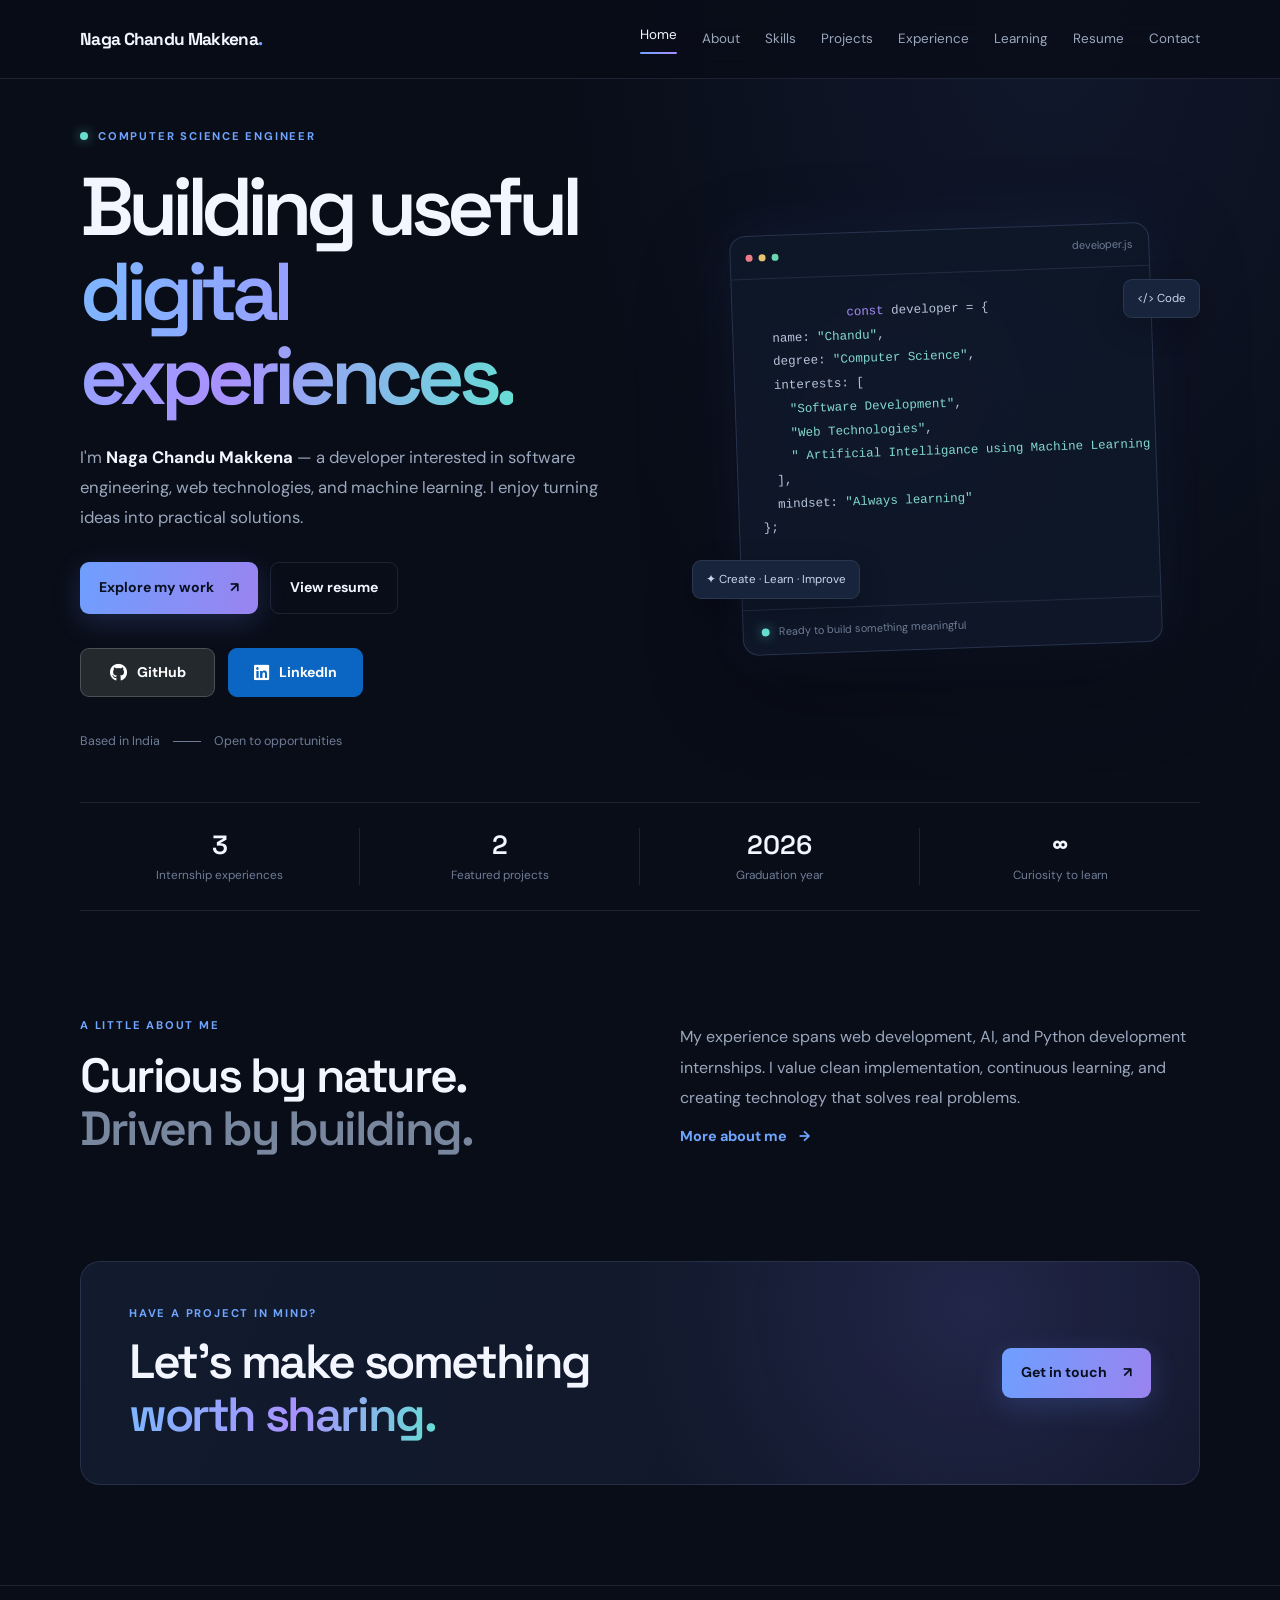
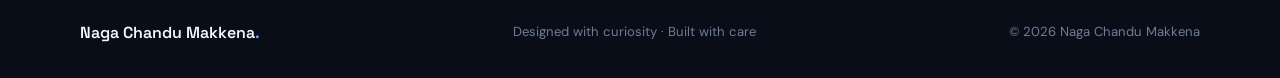
<file: index.html>
<!DOCTYPE html>
<html lang="en">
<head>
  <meta charset="utf-8">
  <meta name="viewport" content="width=device-width,initial-scale=1">
  <meta name="theme-color" content="#090d18">
  <meta name="description" content="Portfolio of Naga Chandu Makkena, Computer Science Engineer and developer.">
  <title>Naga Chandu Makkena | Portfolio</title>
  <link rel="preconnect" href="https://fonts.googleapis.com">
  <link rel="preconnect" href="https://fonts.gstatic.com" crossorigin>
  <link href="https://fonts.googleapis.com/css2?family=DM+Sans:wght@400;500;600;700&family=Space+Grotesk:wght@400;500;600;700&display=swap" rel="stylesheet">
  <link rel="stylesheet"href="https://cdnjs.cloudflare.com/ajax/libs/font-awesome/6.5.2/css/all.min.css">
  <link rel="stylesheet" href="assets/css/global.css">
  <link rel="stylesheet" href="assets/css/home.css">
  <script defer src="assets/js/global.js"></script>
  <script defer src="assets/js/home.js"></script>
</head>
<body>
  <div id="site-header"></div>
  <main>
    <section class="hero container">
      <div class="hero-copy reveal">
        <p class="eyebrow"><span class="status-dot"></span> COMPUTER SCIENCE ENGINEER</p>
        <h1>Building useful<br><span class="gradient-text">digital experiences.</span></h1>
        <p class="hero-lead">I'm <strong>Naga Chandu Makkena</strong> — a developer interested in software engineering, web technologies, and machine learning. I enjoy turning ideas into practical solutions.</p>
        <div class="hero-actions">
          <a class="btn btn-primary" href="projects.html">Explore my work <span>↗</span></a>
          <a class="btn btn-ghost" href="resume.html">View resume</a>
          <div class="social-buttons">
            <a href="https://github.com/makkenanagachandu17-source"target="_blank"rel="noopener noreferrer"class="social-btn github-btn"><i class="fab fa-github"></i>GitHub</a>
            <a href="https://www.linkedin.com/in/nagachandu-makkena-b9065a2a9?utm_source=share_via&utm_content=profile&utm_medium=member_ios"target="_blank"rel="noopener noreferrer"class="social-btn linkedin-btn"><i class="fab fa-linkedin"></i>LinkedIn</a>
          </div>
        </div>
        <div class="hero-meta">
          <span>Based in India</span>
          <span class="meta-line"></span>
          <span>Open to opportunities</span>
        </div>
      </div>
      <div class="hero-visual reveal">
        <div class="orb orb-one"></div>
        <div class="orb orb-two"></div>
        <div class="code-card">
          <div class="code-top"><span></span><span></span><span></span><small>developer.js</small></div>
          <pre>
            <code><i>const</i> developer = {
  name: <b>"Chandu"</b>,
  degree: <b>"Computer Science"</b>,
  interests: [
    <b>"Software Development"</b>,
    <b>"Web Technologies"</b>,
    <b>" Artificial Intelligance using Machine Learning Techniques"</b>
  ],
  mindset: <b>"Always learning"</b>
};
            </code>
          </pre>
          <div class="code-footer">
            <span class="pulse-dot"></span> Ready to build something meaningful
          </div>
        </div>        
        <div class="floating-tag tag-top">&lt;/&gt; Code</div>
        <div class="floating-tag tag-bottom">✦ Create · Learn · Improve</div>
      </div>
    </section>
    <section class="quick-stats container reveal">
      <div>
        <strong>3</strong>
        <span>Internship experiences</span>
      </div>
      <div>
        <strong>2</strong>
        <span>Featured projects</span>
      </div>
      <div>
        <strong>2026</strong>
        <span>Graduation year</span>
      </div>
      <div>
        <strong>∞</strong>
        <span>Curiosity to learn</span>
      </div>
    </section>
    <section class="home-about container section-space reveal">
      <div>
        <p class="eyebrow">A LITTLE ABOUT ME</p>
        <h2>Curious by nature.<br><span class="muted">Driven by building.</span></h2>
      </div>
      <div>
        <p class="section-copy">My experience spans web development, AI, and Python development internships. I value clean implementation, continuous learning, and creating technology that solves real problems.</p>
        <a class="text-link" href="about.html">More about me <span>→</span></a>
      </div>
    </section>
    <section class="cta container reveal">
      <div>
        <p class="eyebrow">HAVE A PROJECT IN MIND?</p>
        <h2>Let's make something<br><span class="gradient-text">worth sharing.</span></h2>
      </div>
      <a class="btn btn-primary" href="contact.html">Get in touch <span>↗</span></a>
    </section>
  </main>
  <div id="site-footer"></div>
</body>
</html>
</file>
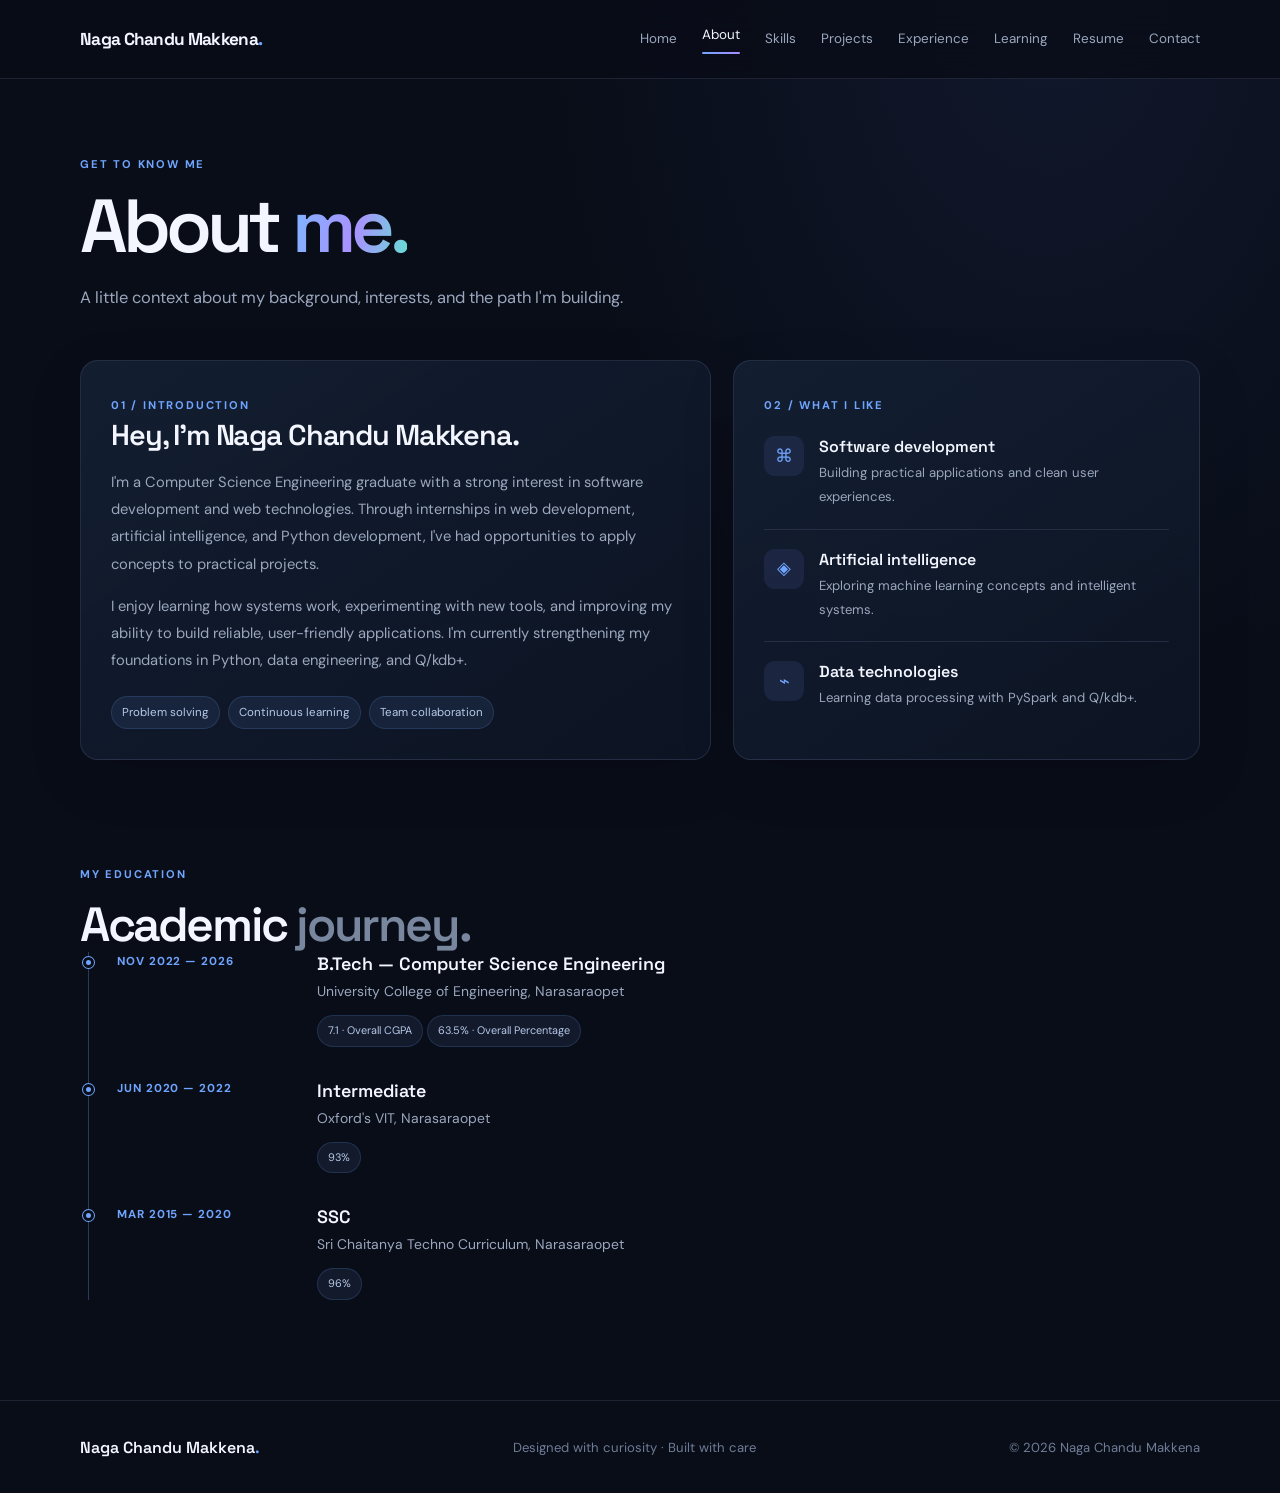
<file: about.html>
<!DOCTYPE html>
<html lang="en">
<head>
    <meta charset="utf-8">
    <meta name="viewport" content="width=device-width,initial-scale=1">
    <meta name="theme-color" content="#090d18">
    <title>About | Naga Chandu</title>
    <link rel="preconnect" href="https://fonts.googleapis.com">
    <link rel="preconnect" href="https://fonts.gstatic.com" crossorigin>
    <link href="https://fonts.googleapis.com/css2?family=DM+Sans:wght@400;500;600;700&family=Space+Grotesk:wght@400;500;600;700&display=swap" rel="stylesheet">
    <link rel="stylesheet" href="assets/css/global.css">
    <link rel="stylesheet" href="assets/css/about.css">
    <script defer src="assets/js/global.js"></script>
    <script defer src="assets/js/about.js"></script>
</head>
<body>
    <div id="site-header"></div>
    <main class="container page-main">
        <header class="page-heading reveal">
            <p class="eyebrow">GET TO KNOW ME</p>
            <h1>About <span class="gradient-text">me.</span></h1>
            <p>A little context about my background, interests, and the path I'm building.</p>
        </header>
        <section class="about-layout">
            <article class="panel bio-panel reveal">
                <span class="panel-kicker">01 / INTRODUCTION</span>
                <h2>Hey, I'm Naga Chandu Makkena.</h2>
                <p>I'm a Computer Science Engineering graduate with a strong interest in software development and web technologies. Through internships in web development, artificial intelligence, and Python development, I've had opportunities to apply concepts to practical projects.</p>
                <p>I enjoy learning how systems work, experimenting with new tools, and improving my ability to build reliable, user-friendly applications. I'm currently strengthening my foundations in Python, data engineering, and Q/kdb+.</p>
                <div class="pill-row">
                    <span>Problem solving</span>
                    <span>Continuous learning</span>
                    <span>Team collaboration</span>
                </div>
            </article>
            <aside class="panel focus-panel reveal">
                <span class="panel-kicker">02 / WHAT I LIKE</span>
                <div class="focus-item">
                    <span class="focus-icon">⌘</span>
                    <div>
                        <h3>Software development</h3>
                        <p>Building practical applications and clean user experiences.</p>
                    </div>
                </div>
                <div class="focus-item">
                    <span class="focus-icon">◈</span>
                    <div>
                        <h3>Artificial intelligence</h3>
                        <p>Exploring machine learning concepts and intelligent systems.</p>
                    </div>
                </div>
                <div class="focus-item">
                    <span class="focus-icon">⌁</span>
                    <div>
                        <h3>Data technologies</h3>
                        <p>Learning data processing with PySpark and Q/kdb+.</p>
                    </div>
                </div>
            </aside>
        </section>
        <section class="section-space reveal">
            <div class="section-heading">
                <div>
                    <p class="eyebrow">MY EDUCATION</p>
                    <h2>Academic <span class="muted">journey.</span></h2>
                </div>
            </div>
            <div class="timeline">
                <article class="timeline-item">
                    <span class="timeline-mark"></span>
                    <div class="timeline-date">NOV 2022 — 2026</div>
                    <div class="timeline-content">
                        <h3>B.Tech — Computer Science Engineering</h3>
                        <p>University College of Engineering, Narasaraopet</p>
                        <span class="result-chip">7.1 · Overall CGPA</span>
                        <span class="result-chip">63.5% · Overall Percentage</span>
                    </div>
                </article>
                <article class="timeline-item">
                    <span class="timeline-mark"></span>
                    <div class="timeline-date">JUN 2020 — 2022</div>
                    <div class="timeline-content">
                        <h3>Intermediate</h3>
                        <p>Oxford's VIT, Narasaraopet</p>
                        <span class="result-chip">93%</span>
                    </div>
                </article>
                <article class="timeline-item">
                    <span class="timeline-mark"></span>
                    <div class="timeline-date">MAR 2015 — 2020</div>
                    <div class="timeline-content">
                        <h3>SSC</h3>
                        <p>Sri Chaitanya Techno Curriculum, Narasaraopet</p>
                        <span class="result-chip">96%</span>
                    </div>
                </article>
            </div>
        </section>
    </main>
    <div id="site-footer"></div>
</body>
</html>
</file>
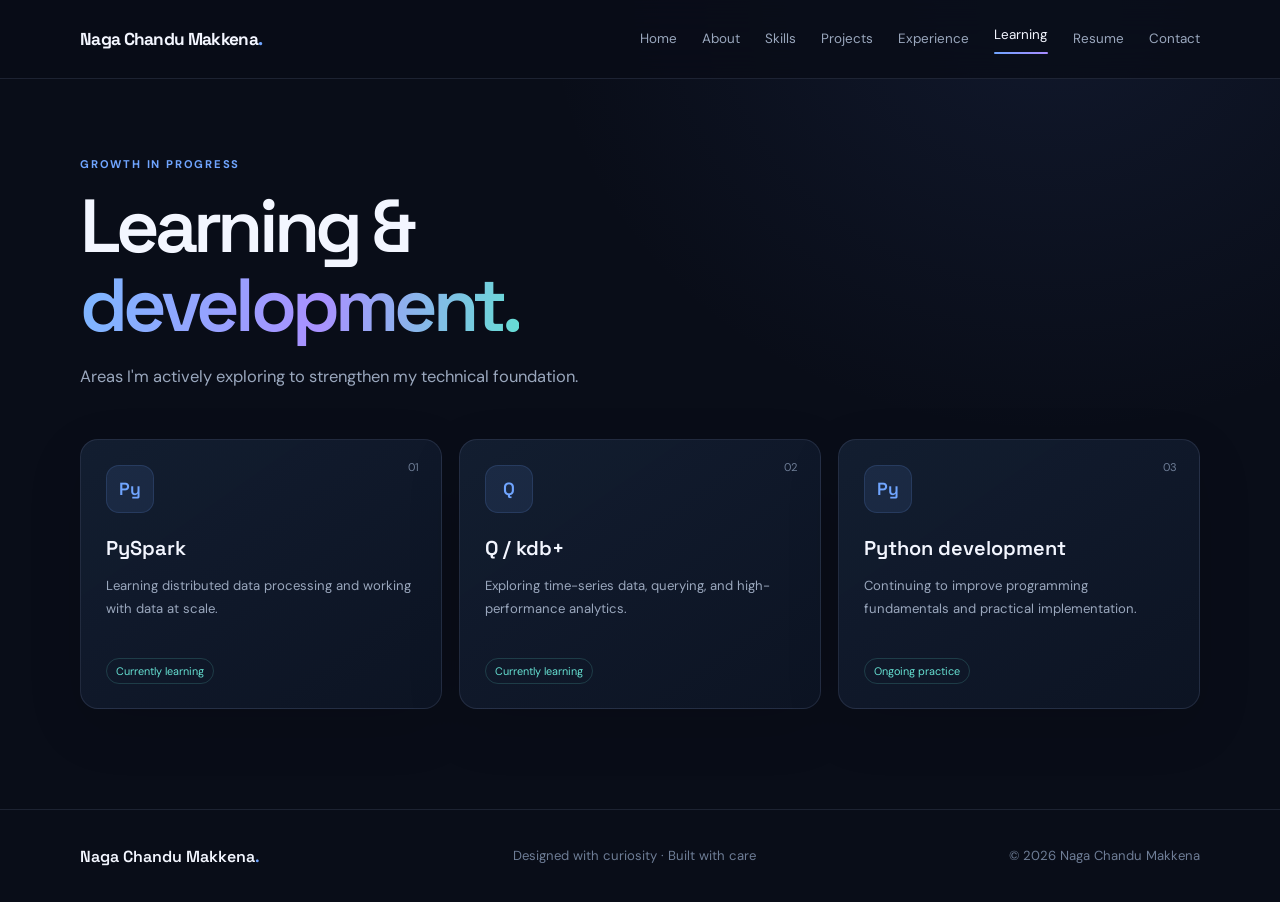
<file: certifications.html>
<!DOCTYPE html>
<html lang="en">
<head>
    <meta charset="utf-8">
    <meta name="viewport" content="width=device-width,initial-scale=1">
    <meta name="theme-color" content="#090d18">
    <title>Learning | Naga Chandu</title>
    <link rel="preconnect" href="https://fonts.googleapis.com">
    <link rel="preconnect" href="https://fonts.gstatic.com" crossorigin>
    <link href="https://fonts.googleapis.com/css2?family=DM+Sans:wght@400;500;600;700&family=Space+Grotesk:wght@400;500;600;700&display=swap" rel="stylesheet">
    <link rel="stylesheet" href="assets/css/global.css">
    <link rel="stylesheet" href="assets/css/certifications.css">
    <script defer src="assets/js/global.js"></script>
    <script defer src="assets/js/certifications.js"></script>
</head>
<body>
    <div id="site-header"></div>
    <main class="container page-main">
        <header class="page-heading reveal">
            <p class="eyebrow">GROWTH IN PROGRESS</p>
            <h1>Learning & <span class="gradient-text">development.</span></h1>
            <p>Areas I'm actively exploring to strengthen my technical foundation.</p>
        </header>
        <section class="learning-grid">
            <article class="panel learning-card reveal">
                <span class="learning-number">01</span>
                <div class="learning-icon">Py</div>
                <h2>PySpark</h2>
                <p>Learning distributed data processing and working with data at scale.</p>
                <span class="learning-status">Currently learning</span>
            </article>
            <article class="panel learning-card reveal">
                <span class="learning-number">02</span>
                <div class="learning-icon">Q</div>
                <h2>Q / kdb+</h2>
                <p>Exploring time-series data, querying, and high-performance analytics.</p>
                <span class="learning-status">Currently learning</span>
            </article>
            <article class="panel learning-card reveal">
                <span class="learning-number">03</span>
                <div class="learning-icon">Py</div>
                <h2>Python development</h2>
                <p>Continuing to improve programming fundamentals and practical implementation.</p>
                <span class="learning-status">Ongoing practice</span>
            </article>
        </section>
        <!--<div class="notice-panel panel reveal"><span>ⓘ</span>
            <p>Certifications were not listed in the resume available for this technologies, so no certification names or credentials have been added.</p>
        </div>-->
    </main>
    <div id="site-footer"></div>
</body>
</html>
</file>
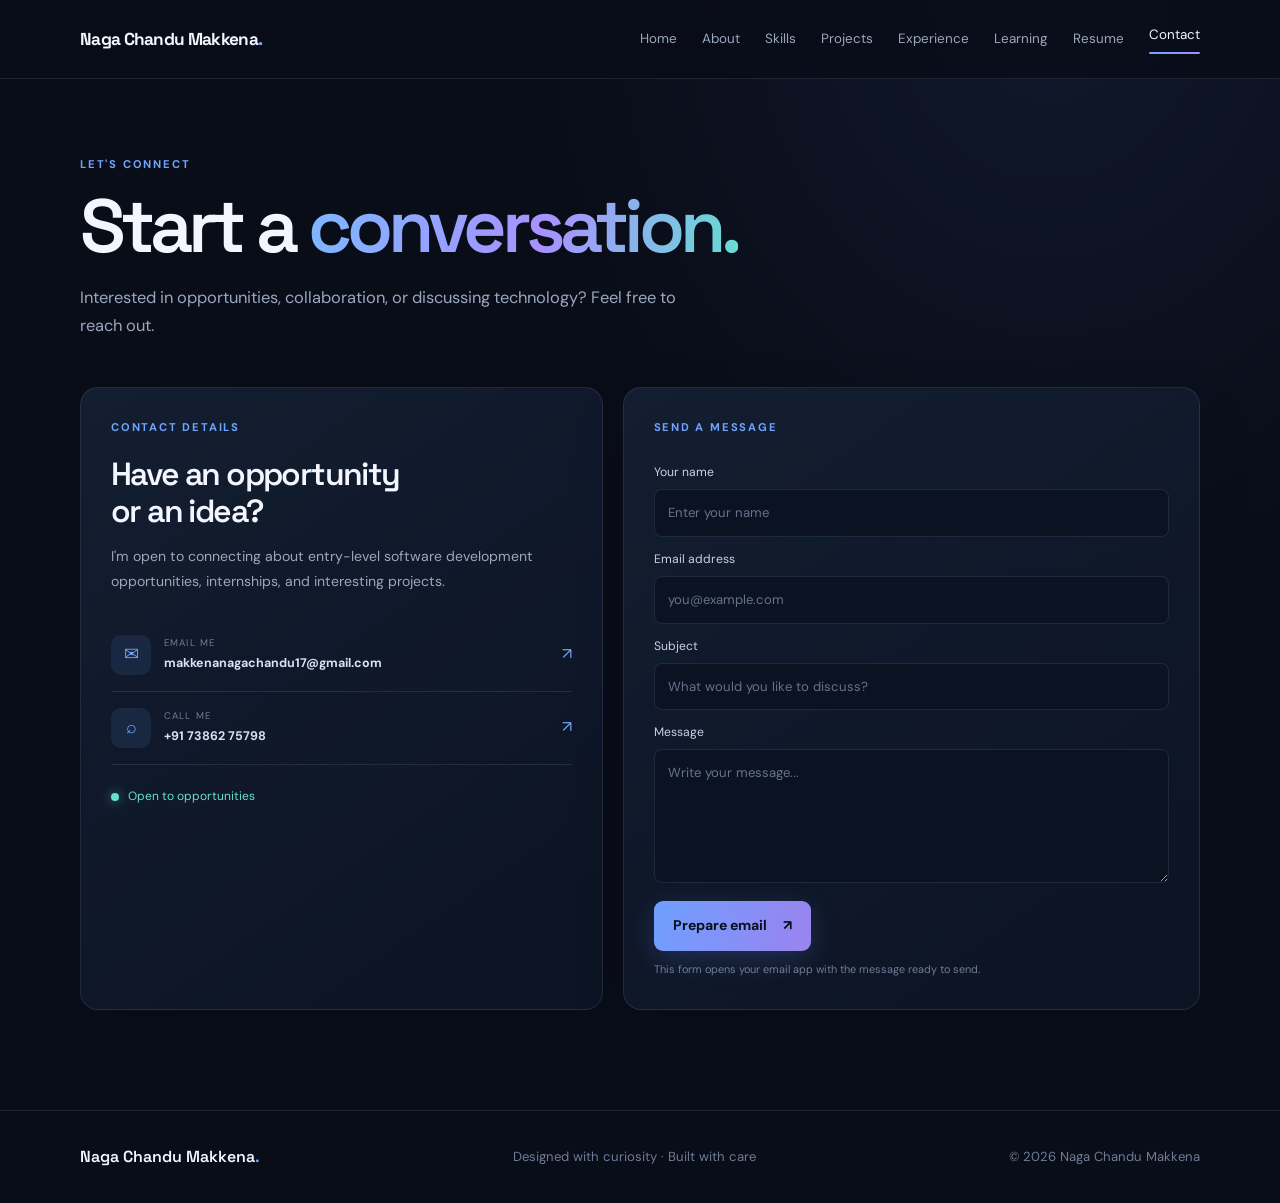
<file: contact.html>
<!DOCTYPE html>
<html lang="en">
<head>
    <meta charset="utf-8">
    <meta name="viewport" content="width=device-width,initial-scale=1">
    <meta name="theme-color" content="#090d18">
    <title>Contact | Naga Chandu</title>
    <link rel="preconnect" href="https://fonts.googleapis.com">
    <link rel="preconnect" href="https://fonts.gstatic.com" crossorigin>
    <link href="https://fonts.googleapis.com/css2?family=DM+Sans:wght@400;500;600;700&family=Space+Grotesk:wght@400;500;600;700&display=swap" rel="stylesheet">
    <link rel="stylesheet" href="assets/css/global.css">
    <link rel="stylesheet" href="assets/css/contact.css">
    <script defer src="assets/js/global.js"></script>
    <script defer src="assets/js/contact.js"></script>
</head>
<body>
    <div id="site-header"></div>
    <main class="container page-main">
        <header class="page-heading reveal">
            <p class="eyebrow">LET'S CONNECT</p>
            <h1>Start a <span class="gradient-text">conversation.</span></h1>
            <p>Interested in opportunities, collaboration, or discussing technology? Feel free to reach out.</p>
        </header>
        <section class="contact-layout">
            <article class="panel contact-intro reveal">
                <p class="eyebrow">CONTACT DETAILS</p>
                <h2>Have an opportunity<br>or an idea?</h2>
                <p>I'm open to connecting about entry-level software development opportunities, internships, and interesting projects.</p>
                <a class="contact-method" href="mailto:makkenanagachandu17@gmail.com">
                    <span class="contact-icon">✉</span>
                    <span><small>EMAIL ME</small><strong>makkenanagachandu17@gmail.com</strong></span>
                    <span class="contact-arrow">↗</span>
                </a>
                <a class="contact-method" href="tel:+917386275798"><span class="contact-icon">⌕</span><span><small>CALL ME</small><strong>+91 73862 75798</strong></span><span class="contact-arrow">↗</span></a>
                <div class="availability">
                    <span class="status-dot"></span> Open to opportunities
                </div>
            </article>
            <form class="panel contact-form reveal" id="contactForm">
                <p class="eyebrow">SEND A MESSAGE</p>
                <label for="name">Your name</label>
                <input id="name" name="name" type="text" placeholder="Enter your name" required>
                <label for="email">Email address</label>
                <input id="email" name="email" type="email" placeholder="you@example.com" required>
                <label for="subject">Subject</label>
                <input id="subject" name="subject" type="text" placeholder="What would you like to discuss?" required>
                <label for="message">Message</label>
                <textarea id="message" name="message" rows="5" placeholder="Write your message..." required></textarea>
                <button class="btn btn-primary" type="submit">Prepare email <span>↗</span></button>
                <p class="form-note" id="formNote">This form opens your email app with the message ready to send.</p>
            </form>
        </section>
    </main>
    <div id="site-footer"></div>
</body>
</html>
</file>
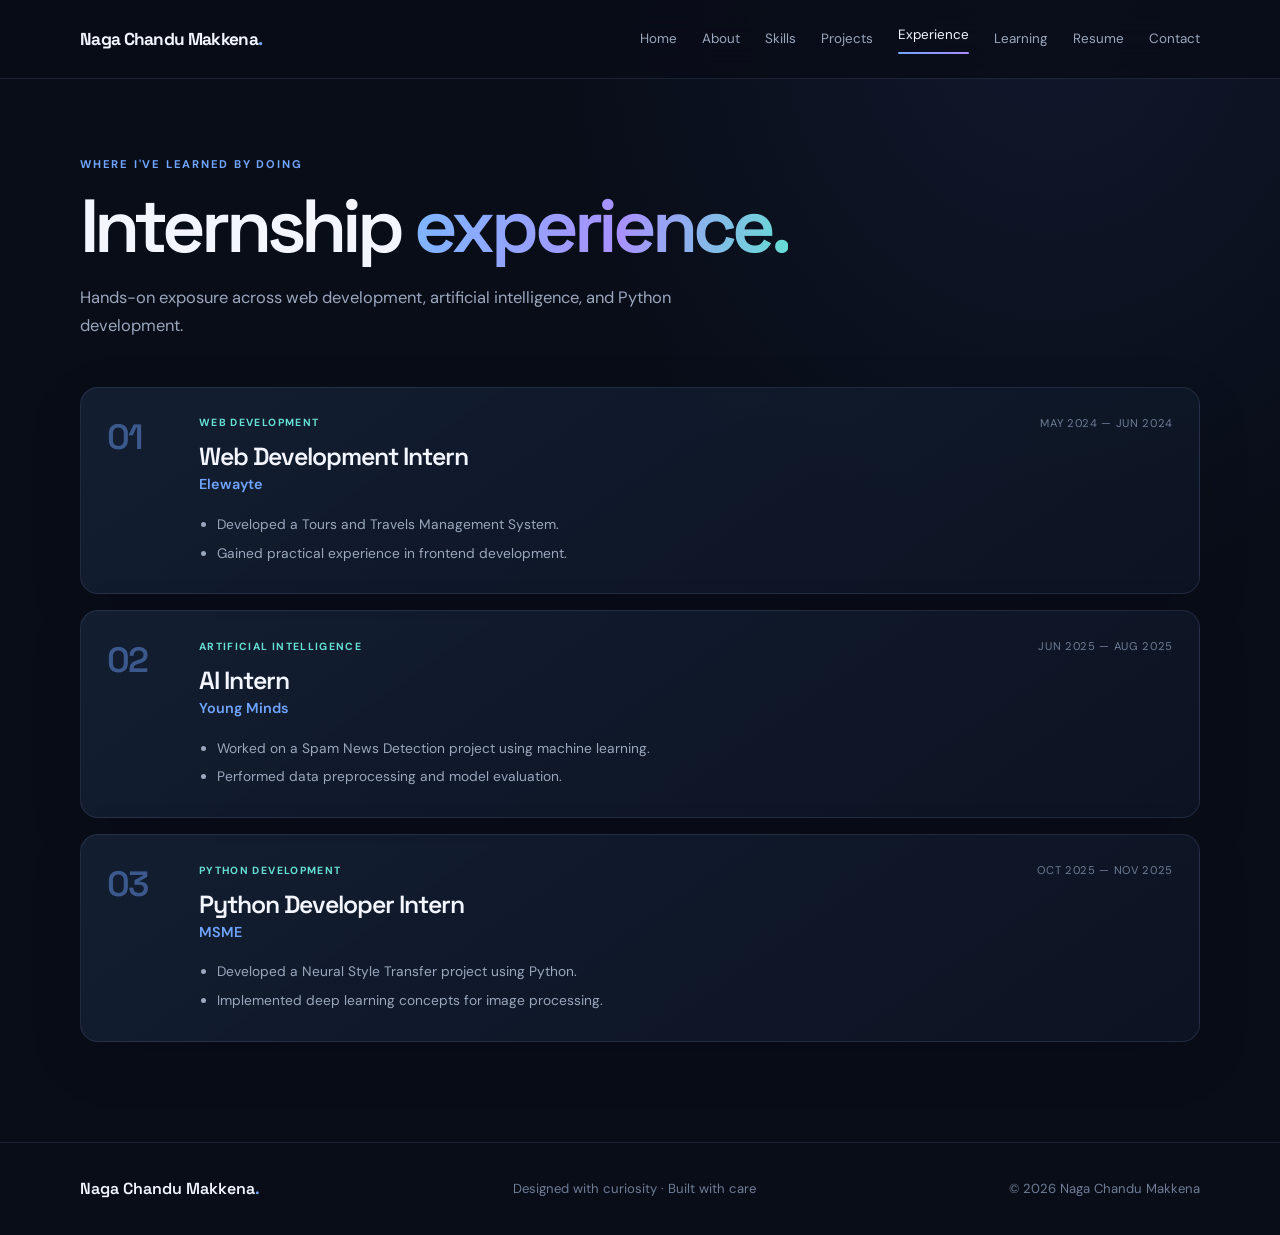
<file: experience.html>
<!DOCTYPE html>
<html lang="en">
<head>
    <meta charset="utf-8">
    <meta name="viewport" content="width=device-width,initial-scale=1">
    <meta name="theme-color" content="#090d18">
    <title>Experience | Naga Chandu</title>
    <link rel="preconnect" href="https://fonts.googleapis.com">
    <link rel="preconnect" href="https://fonts.gstatic.com" crossorigin>
    <link href="https://fonts.googleapis.com/css2?family=DM+Sans:wght@400;500;600;700&family=Space+Grotesk:wght@400;500;600;700&display=swap" rel="stylesheet">
    <link rel="stylesheet" href="assets/css/global.css">
    <link rel="stylesheet" href="assets/css/experience.css">
    <script defer src="assets/js/global.js"></script>
    <script defer src="assets/js/experience.js"></script>
</head>
<body>
    <div id="site-header"></div>
    <main class="container page-main">
        <header class="page-heading reveal">
            <p class="eyebrow">WHERE I'VE LEARNED BY DOING</p>
            <h1>Internship <span class="gradient-text">experience.</span></h1>
            <p>Hands-on exposure across web development, artificial intelligence, and Python development.</p>
        </header>
        <section class="experience-list">
            <article class="panel experience-card reveal">
                <div class="experience-index">01</div>
                <div class="experience-main">
                    <div class="experience-top">
                        <span class="role-type">WEB DEVELOPMENT</span>
                        <span class="experience-date">MAY 2024 — JUN 2024</span>
                    </div>
                    <h2>Web Development Intern</h2>
                    <h3>Elewayte</h3>
                    <ul>
                        <li>Developed a Tours and Travels Management System.</li>
                        <li>Gained practical experience in frontend development.</li>
                    </ul>
                </div>
            </article>
            <article class="panel experience-card reveal">
                <div class="experience-index">02</div>
                <div class="experience-main">
                    <div class="experience-top">
                        <span class="role-type">ARTIFICIAL INTELLIGENCE</span>
                        <span class="experience-date">JUN 2025 — AUG 2025</span>
                    </div>
                    <h2>AI Intern</h2>
                    <h3>Young Minds</h3>
                    <ul>
                        <li>Worked on a Spam News Detection project using machine learning.</li>
                        <li>Performed data preprocessing and model evaluation.</li>
                    </ul>
                </div>
            </article>
            <article class="panel experience-card reveal">
                <div class="experience-index">03</div>
                <div class="experience-main">
                    <div class="experience-top">
                        <span class="role-type">PYTHON DEVELOPMENT</span>
                        <span class="experience-date">OCT 2025 — NOV 2025</span>
                    </div>
                    <h2>Python Developer Intern</h2>
                    <h3>MSME</h3>
                    <ul>
                        <li>Developed a Neural Style Transfer project using Python.</li>
                        <li>Implemented deep learning concepts for image processing.</li>
                    </ul>
                </div>
            </article>
        </section>
    </main>
    <div id="site-footer"></div>
</body>
</html>
</file>
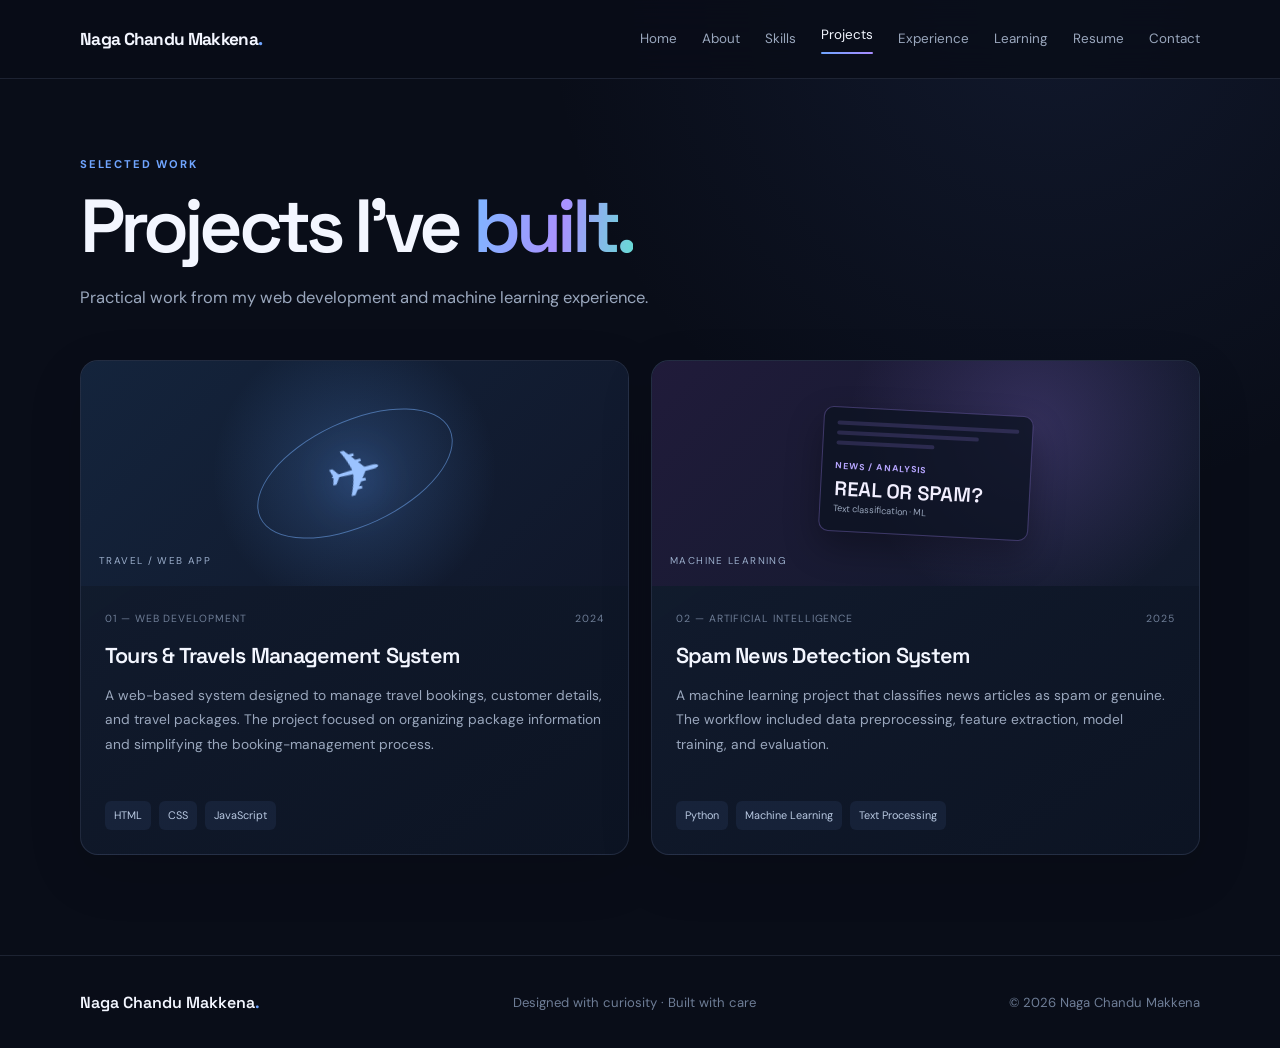
<file: projects.html>
<!DOCTYPE html>
<html lang="en">
<head>
    <meta charset="utf-8">
    <meta name="viewport" content="width=device-width,initial-scale=1">
    <meta name="theme-color" content="#090d18">
    <title>Projects | Naga Chandu</title>
    <link rel="preconnect" href="https://fonts.googleapis.com">
    <link rel="preconnect" href="https://fonts.gstatic.com" crossorigin>
    <link href="https://fonts.googleapis.com/css2?family=DM+Sans:wght@400;500;600;700&family=Space+Grotesk:wght@400;500;600;700&display=swap" rel="stylesheet">
    <link rel="stylesheet" href="assets/css/global.css">
    <link rel="stylesheet" href="assets/css/projects.css">
    <script defer src="assets/js/global.js"></script>
    <script defer src="assets/js/projects.js"></script>
</head>
<body>
    <div id="site-header"></div>
    <main class="container page-main">
        <header class="page-heading reveal">
            <p class="eyebrow">SELECTED WORK</p>
            <h1>Projects I've <span class="gradient-text">built.</span></h1>
            <p>Practical work from my web development and machine learning experience.</p>
        </header>
        <section class="project-grid">
            <article class="panel project-card reveal">
                <div class="project-art travel-art">
                    <span class="art-orbit"></span>
                    <span class="art-plane">✈</span>
                    <span class="art-label">TRAVEL / WEB APP</span>
                </div>
                <div class="project-body">
                    <div class="project-meta">
                        <span>01 — WEB DEVELOPMENT</span>
                        <span>2024</span>
                    </div>
                    <h2>Tours & Travels Management System</h2>
                    <p>A web-based system designed to manage travel bookings, customer details, and travel packages. The project focused on organizing package information and simplifying the booking-management process.</p>
                    <div class="project-tags">
                        <span>HTML</span>
                        <span>CSS</span>
                        <span>JavaScript</span>
                    </div>
                </div>
            </article>
            <article class="panel project-card reveal">
                <div class="project-art news-art">
                    <div class="news-window"><span></span><span></span><span></span><b>NEWS / ANALYSIS</b><i>REAL OR SPAM?</i><small>Text classification · ML</small></div>
                        <span class="art-label">MACHINE LEARNING</span>
                    </div>
                    <div class="project-body">
                        <div class="project-meta">
                            <span>02 — ARTIFICIAL INTELLIGENCE</span>
                            <span>2025</span>
                        </div>
                        <h2>Spam News Detection System</h2>
                        <p>A machine learning project that classifies news articles as spam or genuine. The workflow included data preprocessing, feature extraction, model training, and evaluation.</p>
                        <div class="project-tags">
                            <span>Python</span>
                            <span>Machine Learning</span>
                            <span>Text Processing</span>
                        </div>
                    </div>
                </article>
            </section>
            <!--<p class="project-note reveal">These featured projects are described from the details available in my resume. More technical implementation details can be shared during a discussion.</p>-->
        </main>
        <div id="site-footer"></div>
    </body>
</html>
</file>
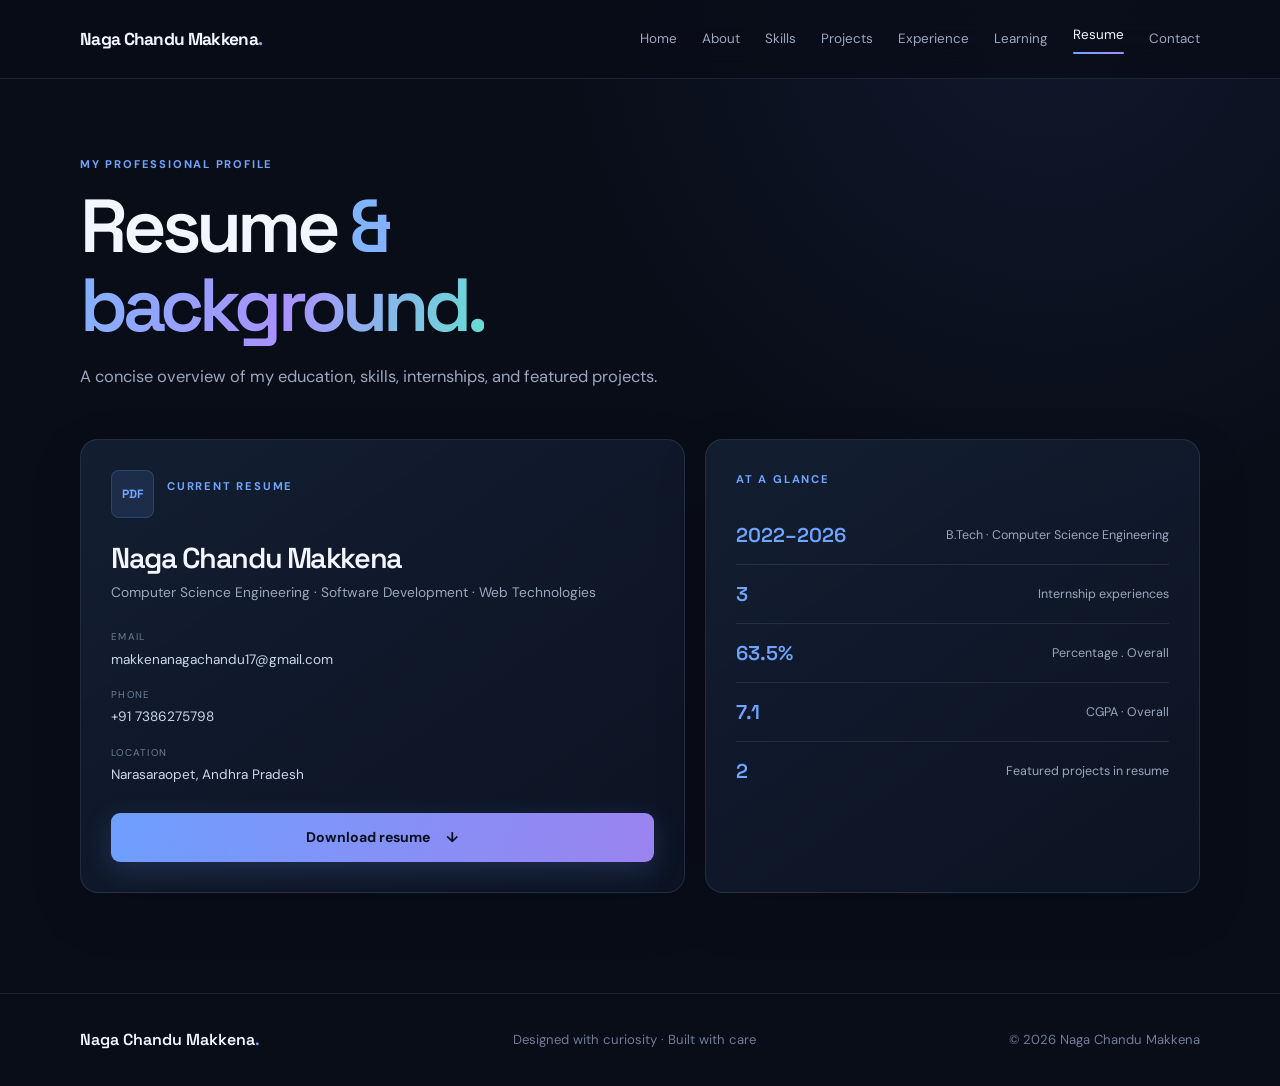
<file: resume.html>
<!DOCTYPE html>
<html lang="en">
<head>
    <meta charset="utf-8">
    <meta name="viewport" content="width=device-width,initial-scale=1">
    <meta name="theme-color" content="#090d18">
    <title>Resume | Naga Chandu</title>
    <link rel="preconnect" href="https://fonts.googleapis.com">
    <link rel="preconnect" href="https://fonts.gstatic.com" crossorigin>
    <link href="https://fonts.googleapis.com/css2?family=DM+Sans:wght@400;500;600;700&family=Space+Grotesk:wght@400;500;600;700&display=swap" rel="stylesheet">
    <link rel="stylesheet" href="assets/css/global.css">
    <link rel="stylesheet" href="assets/css/resume.css">
    <script defer src="assets/js/global.js"></script>
    <script defer src="assets/js/resume.js"></script>
</head>
<body>
    <div id="site-header"></div>
    <main class="container page-main">
        <header class="page-heading reveal">
            <p class="eyebrow">MY PROFESSIONAL PROFILE</p>
            <h1>Resume <span class="gradient-text">& background.</span></h1>
            <p>A concise overview of my education, skills, internships, and featured projects.</p>
        </header>
        <section class="resume-layout">
            <article class="panel resume-summary reveal">
                <div class="resume-topline">
                    <span class="resume-file-icon">PDF</span>
                    <span class="panel-kicker">CURRENT RESUME</span>
                </div>
                <h2>Naga Chandu Makkena</h2>
                <p>Computer Science Engineering · Software Development · Web Technologies</p>
                <div class="resume-details"><div>
                    <small>EMAIL</small>
                    <a href="mailto:makkenanagachandu17@gmail.com">makkenanagachandu17@gmail.com</a>
                </div>
                <div>
                    <small>PHONE</small>
                    <a href="tel:+917386275798">+91 7386275798</a>
                </div>
                <div>
                    <small>LOCATION</small>
                    <span>Narasaraopet, Andhra Pradesh</span>
                </div>
            </div>
            <a class="btn btn-primary download-btn" href="assets/Naga_Chandu_Resume.pdf" download>Download resume <span>↓</span></a>
        </article>
        <aside class="panel resume-highlights reveal">
            <p class="eyebrow">AT A GLANCE</p>
            <div class="highlight-row"><strong>2022–2026</strong>
                <span>B.Tech · Computer Science Engineering</span>
            </div>
            <div class="highlight-row"><strong>3</strong>
                <span>Internship experiences</span>
            </div>
            <div class="highlight-row"><strong>63.5%</strong>
                <span>Percentage . Overall</span>
            </div>
            <div class="highlight-row"><strong>7.1</strong>
                <span>CGPA · Overall</span>
            </div>
            <div class="highlight-row"><strong>2</strong>
                <span>Featured projects in resume</span>
            </div>
        </aside>
    </section>
    <!--<p class="resume-footnote reveal">The downloadable PDF is the resume supplied for this portfolio. Please check that my contact details and resume are up to date before sharing.</p>-->
</main>
<div id="site-footer"></div>
</body>
</html>
</file>
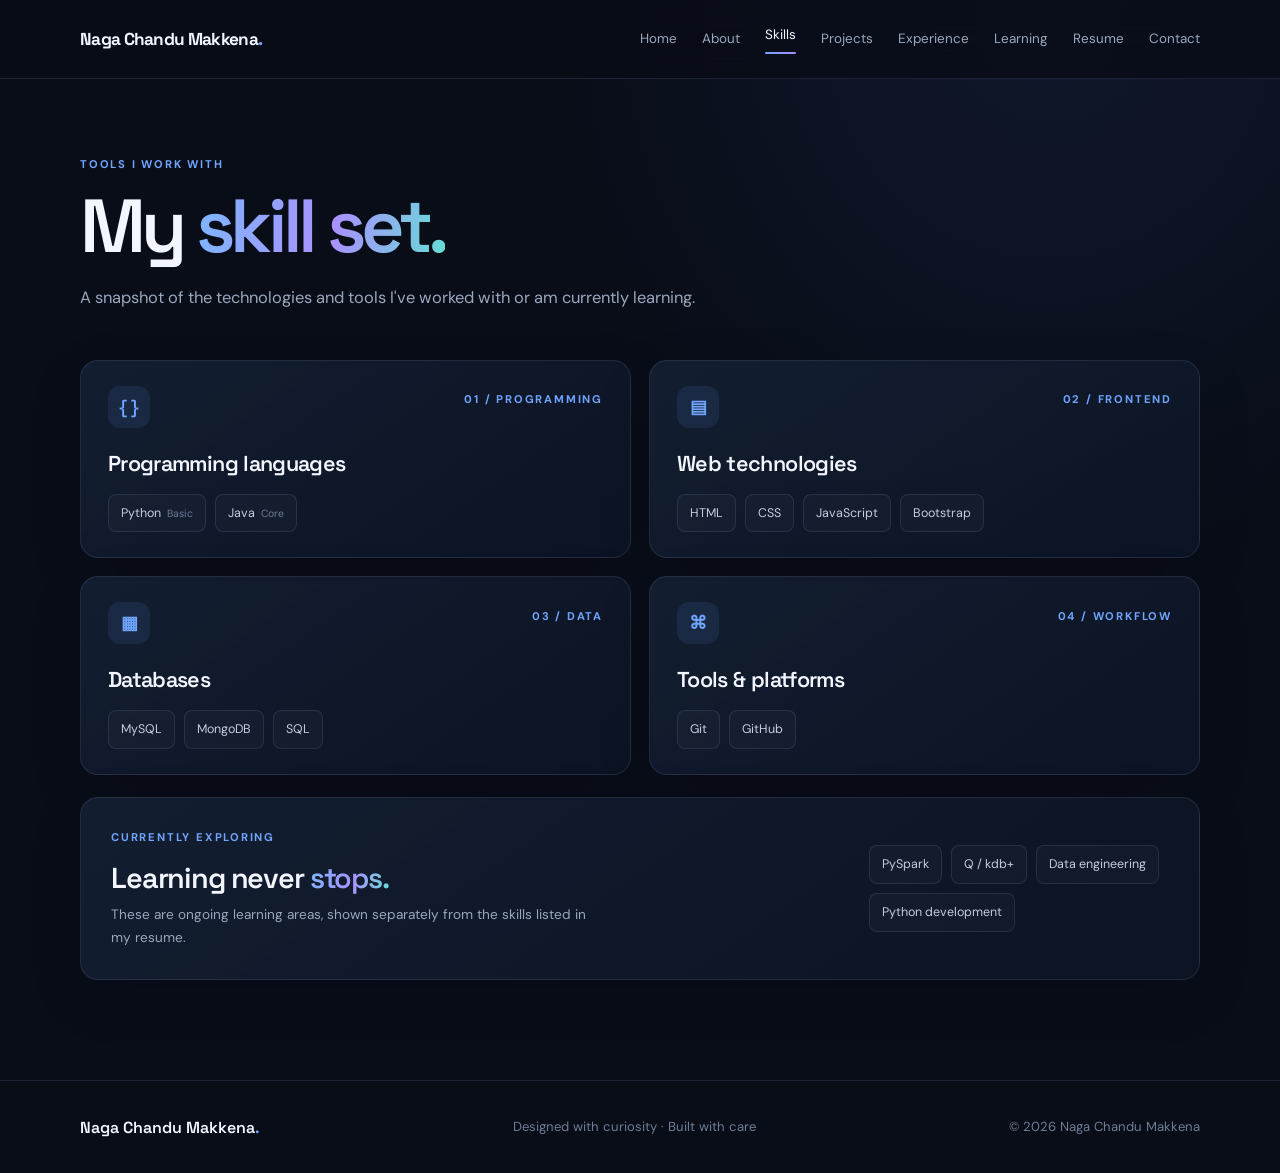
<file: skills.html>
<!DOCTYPE html>
<html lang="en">
<head>
    <meta charset="utf-8">
    <meta name="viewport" content="width=device-width,initial-scale=1">
    <meta name="theme-color" content="#090d18">
    <title>Skills | Naga Chandu</title>
    <link rel="preconnect" href="https://fonts.googleapis.com">
    <link rel="preconnect" href="https://fonts.gstatic.com" crossorigin>
    <link href="https://fonts.googleapis.com/css2?family=DM+Sans:wght@400;500;600;700&family=Space+Grotesk:wght@400;500;600;700&display=swap" rel="stylesheet">
    <link rel="stylesheet" href="assets/css/global.css">
    <link rel="stylesheet" href="assets/css/skills.css">
    <script defer src="assets/js/global.js"></script>
    <script defer src="assets/js/skills.js"></script>
</head>
<body>
    <div id="site-header"></div>
    <main class="container page-main">
        <header class="page-heading reveal">
            <p class="eyebrow">TOOLS I WORK WITH</p>
            <h1>My <span class="gradient-text">skill set.</span></h1>
            <p>A snapshot of the technologies and tools I've worked with or am currently learning.</p>
        </header>
        <section class="skill-grid">
            <article class="panel skill-card reveal">
                <div class="skill-card-head">
                    <span class="skill-symbol">{ }</span>
                    <span class="panel-kicker">01 / PROGRAMMING</span>
                </div>
                <h2>Programming languages</h2>
                <div class="skill-tags">
                    <span>Python <small>Basic</small></span>
                    <span>Java <small>Core</small></span>
                </div>
            </article>
            <article class="panel skill-card reveal">
                <div class="skill-card-head">
                    <span class="skill-symbol">▤</span>
                    <span class="panel-kicker">02 / FRONTEND</span>
                </div>
                <h2>Web technologies</h2>
                <div class="skill-tags">
                    <span>HTML</span>
                    <span>CSS</span>
                    <span>JavaScript</span>
                    <span>Bootstrap</span>
                </div>
            </article>
            <article class="panel skill-card reveal">
                <div class="skill-card-head">
                    <span class="skill-symbol">▦</span>
                    <span class="panel-kicker">03 / DATA</span>
                </div>
                <h2>Databases</h2>
                <div class="skill-tags">
                    <span>MySQL</span>
                    <span>MongoDB</span>
                    <span>SQL</span>
                </div>
            </article>
            <article class="panel skill-card reveal">
                <div class="skill-card-head">
                    <span class="skill-symbol">⌘</span>
                    <span class="panel-kicker">04 / WORKFLOW</span>
                </div>
                <h2>Tools & platforms</h2>
                <div class="skill-tags">
                    <span>Git</span>
                    <span>GitHub</span>
                </div>
            </article>
        </section>
        <section class="learning-panel panel reveal">
            <div>
                <p class="eyebrow">CURRENTLY EXPLORING</p>
                <h2>Learning never <span class="gradient-text">stops.</span></h2>
                <p>These are ongoing learning areas, shown separately from the skills listed in my resume.</p>
            </div>
            <div class="learning-tags">
                <span>PySpark</span>
                <span>Q / kdb+</span>
                <span>Data engineering</span>
                <span>Python development</span>
            </div>
        </section>
    </main>
    <div id="site-footer"></div>
</body>
</html>
</file>
<file: assets/css/global.css>
:root{
    --bg:#090d18;
    --bg2:#0d1322;
    --panel:#111a2b;
    --panel2:#131e31;
    --text:#f3f6ff;
    --muted:#9aa7bd;
    --soft:#6e7d96;
    --line:rgba(166,188,230,.13);
    --blue:#70a5ff;
    --cyan:#66e0d2;
    --purple:#a88bff;
    --font:'DM Sans',sans-serif;
    --display:'Space Grotesk',sans-serif
}
*{
    box-sizing:border-box
}
html{
    scroll-behavior:smooth
}
body{
    margin:0;
    background:radial-gradient(ellipse at 82% 0%,rgba(69,99,178,.13),transparent 34%),var(--bg);
    color:var(--text);
    font-family:var(--font);
    line-height:1.65;
    min-height:100vh
}
body:before{
    content:"";
    position:fixed;
    inset:0;
    pointer-events:none;
    opacity:.13;
    background-image:linear-gradient(rgba(255,255,255,.025) 1px,transparent 1px),linear-gradient(90deg,rgba(255,255,255,.025) 1px,transparent 1px);
    background-size:48px 48px;
    mask-image:linear-gradient(to bottom,black,transparent 75%);
    z-index:-1
}
a{
    color:inherit;
    text-decoration:none
}
button,input,textarea{
    font:inherit
}
.container{
    width:min(1120px,calc(100% - 48px));
    margin-inline:auto
}
.site-header{
    position:sticky;
    top:0;
    z-index:50;
    background:rgba(9,13,24,.82);
    backdrop-filter:blur(18px);
    border-bottom:1px solid var(--line)
}
.nav-wrap{
    height:78px;
    display:flex;
    align-items:center;
    justify-content:space-between;
    gap:24px
}
.brand{
    font:700 1.08rem var(--display);
    letter-spacing:-.04em
}
.brand span{
    color:var(--blue)
}
.nav-links{
    display:flex;
    align-items:center;
    gap:25px
}
.nav-links a{
    font-size:.84rem;
    color:var(--muted);
    transition:.25s
}
.nav-links a:hover,.nav-links a.active{
    color:var(--text)
}
.nav-links a.active:after{
    content:"";
    display:block;
    height:2px;
    background:linear-gradient(90deg,var(--blue),var(--purple));
    border-radius:4px;
    margin-top:5px
}
.nav-contact{
    padding:9px 15px;
    border:1px solid var(--line);
    border-radius:9px;
    color:var(--text)!important
}
.menu-toggle{
    display:none;
    background:none;
    border:1px solid var(--line);
    color:white;
    border-radius:8px;
    padding:8px 11px;
    font-size:1.15rem
}
.site-footer{
    border-top:1px solid var(--line);
    margin-top:100px
}
.footer-wrap{
    min-height:92px;
    display:flex;
    justify-content:space-between;
    align-items:center;
    gap:20px;
    color:var(--soft);
    font-size:.82rem
}
.footer-brand{
    font:600 1rem var(--display);
    color:var(--text)
}
.footer-brand span{
    color:var(--blue)
}
.page-main{
    padding-top:76px
}
.page-heading{
    max-width:720px;
    margin-bottom:48px
}
.eyebrow,.panel-kicker{
    font-size:.7rem;
    font-weight:700;
    letter-spacing:.16em;
    color:var(--blue);
    margin:0 0 14px
}
.page-heading h1{
    font:600 clamp(2.8rem,6vw,4.7rem)/1.05 var(--display);
    letter-spacing:-.065em;
    margin:0 0 18px
}
.page-heading>p:last-child{
    color:var(--muted);
    font-size:1.03rem;
    max-width:620px;
    margin:0
}
.gradient-text{
    background:linear-gradient(100deg,#80b4ff 5%,#a991ff 55%,#65ded4);
    -webkit-background-clip:text;
    background-clip:text;
    color:transparent
}
.muted{
    color:#78869e
}
.panel{
    background:linear-gradient(145deg,rgba(20,31,51,.92),rgba(13,21,36,.94));
    border:1px solid var(--line);
    border-radius:18px;
    box-shadow:0 18px 55px rgba(0,0,0,.12)
}
.btn{
    display:inline-flex;
    align-items:center;
    justify-content:center;
    gap:16px;
    padding:13px 19px;
    border-radius:9px;
    font-size:.88rem;
    font-weight:700;
    transition:transform .25s,box-shadow .25s,border-color .25s;
    cursor:pointer
}
.btn:hover{
    transform:translateY(-3px)
}
.btn-primary{
    background:linear-gradient(105deg,#6e9fff,#9a83ef);
    color:#081020;
    box-shadow:0 8px 28px rgba(106,145,255,.2);
    border:0
}
.btn-primary:hover{
    box-shadow:0 12px 32px rgba(106,145,255,.32)
}
.btn-ghost{
    border:1px solid var(--line);
    color:var(--text)
}
.text-link{
    display:inline-flex;
    gap:12px;
    color:var(--blue);
    font-weight:700;
    font-size:.9rem;
    margin-top:12px
}
.section-space{
    margin-top:105px
}
.section-heading h2,.home-about h2{
    font:600 clamp(2rem,4vw,3rem)/1.12 var(--display);
    letter-spacing:-.05em;margin:0
}
.status-dot,.pulse-dot{
    display:inline-block;
    width:8px;
    height:8px;
    background:var(--cyan);
    border-radius:50%;
    box-shadow:0 0 12px rgba(102,224,210,.6)
}
.reveal{
    opacity:0;
    transform:translateY(18px);
    transition:opacity .7s ease,transform .7s ease
}
.reveal.visible{
    opacity:1;
    transform:translateY(0);
}
.social-buttons {
    display: flex;
    align-items: center;
    gap: 13px;
    flex-wrap: wrap;
    margin-top: 22px;
}
.social-btn {
    display: inline-flex;
    align-items: center;
    justify-content: center;
    gap: 10px;
    min-width: 135px;
    padding: 12px 22px;
    border-radius: 9px;
    text-decoration: none;
    font-size: .88rem;
    font-weight: 700;
    transition: transform .25s ease, box-shadow .25s ease, background .25s ease;
}
.social-btn i {
    font-size: 1.1rem;
}
.social-btn:hover {
    transform: translateY(-4px);
}
.github-btn {
    background: #24292e;
    color: #ffffff;
    border: 1px solid rgba(255,255,255,.18);
}
.github-btn:hover {
    background: #343a40;
    box-shadow: 0 8px 22px rgba(0,0,0,.3);
}
.linkedin-btn {
    background: #0a66c2;
    color: #ffffff;
    border: 1px solid #0a66c2;
}
.linkedin-btn:hover {
    background: #084f99;
    box-shadow: 0 8px 22px rgba(10,102,194,.25);
}
@media(prefers-reduced-motion:reduce){
    *,*:before,*:after{
        scroll-behavior:auto!important;
        animation:none!important;
        transition:none!important
    }
    .reveal{
        opacity:1;
        transform:none
    }
}
@media(max-width:900px){
    .nav-links{
        gap:14px
    }
    .nav-links a{
        font-size:.78rem
    }
}
@media(max-width:760px){
    .container{
        width:min(100% - 36px,600px)
    }
    .nav-wrap{
        height:68px
    }
    .menu-toggle{
        display:block
    }
    .nav-links{
        display:none;
        position:absolute;
        top:68px;
        left:0;
        right:0;
        padding:18px 24px 22px;
        background:rgba(9,13,24,.98);
        border-bottom:1px solid var(--line);
        flex-direction:column;
        align-items:stretch;
        gap:0
    }
    .nav-links.open{
        display:flex
    }
    .nav-links a{
        padding:11px 4px;
        font-size:.9rem
    }
    .nav-links a.active:after{
        display:none
    }
    .nav-contact{
        margin-top:8px;
        text-align:center
    }
    .page-main{
        padding-top:55px
    }
    .page-heading{
        margin-bottom:35px
    }
    .footer-wrap{
        padding:22px 0;
        align-items:flex-start;
        flex-direction:column;
        gap:6px
    }
    .site-footer{
        margin-top:70px
    }
    .section-space{
        margin-top:75px
    }
}
@media(max-width:420px){
    .container{
        width:calc(100% - 30px)
    }
    .page-heading h1{
        font-size:2.65rem
    }
    .brand {
        gap: 8px;
        font-size: .96rem;
    }
    .header-profile-pic {
        width: 36px;
        height: 36px;
        flex-basis: 36px;
    }
    .social-buttons {
        gap: 10px;
    }
    .social-btn {
        min-width: 120px;
        padding: 11px 15px;
        font-size: .82rem;
    }
}
</file>
<file: assets/css/home.css>
.hero{
    min-height:620px;
    display:grid;
    grid-template-columns:1.05fr .95fr;
    align-items:center;
    gap:50px;
    padding-top:48px;
    padding-bottom:50px
}
.hero-copy .eyebrow{
    display:flex;
    align-items:center;
    gap:10px
}
.hero h1{
    font:600 clamp(3.25rem,6.4vw,5.35rem)/1.03 var(--display);
    letter-spacing:-.075em;
    margin:20px 0 24px
}
.hero-lead{
    color:var(--muted);
    font-size:1.04rem;
    max-width:530px;
    line-height:1.8
}
.hero-lead strong{
    color:var(--text)
}
.hero-actions{
    display:flex;
    gap:12px;
    margin-top:30px;
    flex-wrap:wrap
}
.hero-meta{
    display:flex;
    align-items:center;
    gap:13px;
    color:var(--soft);
    font-size:.78rem;
    margin-top:34px
}
.meta-line{
    width:28px;
    height:1px;
    background:var(--soft)
}
.hero-visual{
    height:430px;
    position:relative;
    display:grid;
    place-items:center
}
.orb{
    position:absolute;
    border-radius:50%;
    filter:blur(1px)
}
.orb-one{
    width:330px;
    height:330px;
    background:radial-gradient(circle at 35% 35%,rgba(94,146,255,.25),rgba(124,90,211,.06) 62%,transparent 70%);
    border:1px solid rgba(133,159,255,.15)
}
.orb-two{
    width:235px;
    height:235px;
    border:1px solid rgba(102,224,210,.17);
    transform:rotate(35deg) scaleY(.55)
}
.code-card{
    position:relative;
    width:min(100%,420px);
    background:rgba(15,24,41,.94);
    border:1px solid rgba(139,169,229,.2);
    border-radius:16px;
    box-shadow:0 30px 90px rgba(0,0,0,.35),0 0 60px rgba(102,133,255,.1);
    overflow:hidden;
    transform:rotate(-2deg);
    animation:float 7s ease-in-out infinite
}
.code-top{
    height:43px;
    border-bottom:1px solid var(--line);
    display:flex;
    align-items:center;
    gap:6px;
    padding:0 15px
}
.code-top>span{
    width:7px;
    height:7px;
    border-radius:50%;
    background:#ed7c89
}
.code-top>span:nth-child(2){
    background:#e6c36f
}
.code-top>span:nth-child(3){
    background:#6ad6b0
}
.code-top small{
    margin-left:auto;
    color:var(--soft);
    font-size:.68rem
}
.code-card pre{
    margin:0;
    padding:25px 24px 20px;
    overflow:auto;
    color:#b8c5dc;
    font: .78rem/1.9 ui-monospace,SFMono-Regular,Consolas,monospace
}
.code-card code i{
    color:#a78bfa;
    font-style:normal
}
.code-card code b{
    color:#83d9cc;
    font-weight:500
}
.code-footer{
    border-top:1px solid var(--line);
    padding:13px 18px;
    color:var(--soft);
    font-size:.68rem;
    display:flex;
    align-items:center;
    gap:9px
}
.floating-tag{
    position:absolute;
    background:#17243b;
    border:1px solid var(--line);
    padding:9px 13px;
    border-radius:9px;
    font-size:.72rem;
    color:#c9d6ed;
    box-shadow:0 10px 30px rgba(0,0,0,.2)
}
.tag-top{
    top:55px;
    right:0
}
.tag-bottom{
    bottom:55px;
    left:0
}
.hero-visual {

    isolation: isolate;

}

.profile-photo-badge {

    position: absolute;

    z-index: 5;

    right: 2%;

    bottom: 22px;

    width: 126px;

    height: 126px;

    padding: 5px;

    border-radius: 50%;

    background: linear-gradient(

        135deg,

        #70a5ff,

        #a88bff,

        #66e0d2

    );

    box-shadow: 0 14px 38px rgba(80,120,255,.32);

    animation: profilePhotoFloat 5s ease-in-out infinite;

}

.profile-photo {

    display: block;

    width: 100%;

    height: 100%;

    object-fit: cover;

    object-position: center;

    border: 3px solid #111a2b;

    border-radius: 50%;

}

@keyframes profilePhotoFloat {

    0%, 100% {

        transform: translateY(0);

    }

    50% {

        transform: translateY(-9px);
    }
}
.quick-stats{
    display:grid;
    grid-template-columns:repeat(4,1fr);
    border-block:1px solid var(--line);
    padding:25px 0
}
.quick-stats div{
    display:flex;
    flex-direction:column;
    align-items:center;
    gap:4px;
    border-right:1px solid var(--line)
}
.quick-stats div:last-child{
    border:0
}
.quick-stats strong{
    font:600 1.65rem var(--display);
    color:var(--text)
}
.quick-stats span{
    font-size:.74rem;
    color:var(--soft)
}
.home-about{
    display:grid;
    grid-template-columns:1fr 1fr;
    gap:80px;
    align-items:center
}
.section-copy{
    color:var(--muted);
    line-height:1.9;
    margin:0
}
.cta{
    margin-top:105px;
    padding:42px 48px;
    border:1px solid var(--line);
    border-radius:20px;
    background:radial-gradient(circle at 80% 20%,rgba(117,112,222,.17),transparent 38%),linear-gradient(110deg,#111b2d,#111629);
    display:flex;
    justify-content:space-between;
    align-items:center;
    gap:25px
}
.cta h2{
    font:600 clamp(2rem,4vw,3rem)/1.12 var(--display);
    letter-spacing:-.05em;
    margin:0
}
.cta .eyebrow{
    margin-bottom:12px
}
@keyframes float{
    0%,100%{
        transform:translateY(0) rotate(-2deg)
    }
    50%{
        transform:translateY(-12px) rotate(-1deg)
    }
}
@media(max-width:850px){
    .hero{
        grid-template-columns:1fr;
        gap:5px;
        padding-top:65px
    }
    .hero-visual{
        height:370px
    }
    .home-about{
        gap:35px
    }
    .tag-top{
        right:5%
    }
    .tag-bottom{
        left:5%
    }
    .profile-photo-badge{
        right: 6%;
        bottom: 12px;
        width: 112px;
        height: 112px;
    }
}
@media(max-width:600px){
    .hero{
        min-height:auto;
        padding-top:55px
    }
    .hero h1{
        font-size:3.25rem
    }
    .hero-visual{
        height:330px
    }
    .code-card pre{
        font-size:.68rem;
        padding:18px
    }
    .quick-stats{
        grid-template-columns:repeat(2,1fr);
        row-gap:20px
    }
    .quick-stats div:nth-child(2){
        border:0
    }
    .quick-stats strong{
        font-size:1.4rem
    }
    .quick-stats span{
        font-size:.68rem
    }
    .home-about{
        grid-template-columns:1fr;
        gap:22px
    }
    .cta{
        padding:30px 25px;
        align-items:flex-start;
        flex-direction:column;
        margin-top:75px
    }
    .hero-meta{
        font-size:.68rem
    }
    .profile-photo-badge{
        right: 3%;
        bottom: 5px;
        width: 92px;
        height: 92px;
    }
}
</file>
<file: assets/css/about.css>
.about-layout{
    display:grid;
    grid-template-columns:1.15fr .85fr;
    gap:22px
}
.bio-panel,.focus-panel{
    padding:30px
}
.bio-panel h2,.focus-panel h2{
    font:600 1.8rem var(--display);
    letter-spacing:-.04em;
    margin:0 0 16px
}
.bio-panel p,.focus-item p{
    color:var(--muted);
    font-size:.92rem;
    line-height:1.85
}
.pill-row{
    display:flex;
    gap:8px;
    flex-wrap:wrap;
    margin-top:22px
}
.pill-row span,.result-chip{
    font-size:.72rem;
    color:#b7c9e7;
    background:rgba(112,165,255,.09);
    border:1px solid rgba(112,165,255,.17);
    padding:6px 10px;border-radius:99px
}
.focus-item{
    display:flex;
    gap:15px;
    padding:19px 0;
    border-bottom:1px solid var(--line)
}
.focus-item:last-child{
    border:0
}
.focus-icon{
    width:40px;
    height:40px;
    flex:0 0 40px;
    display:grid;
    place-items:center;
    background:rgba(126,147,255,.1);
    border-radius:11px;
    color:var(--blue);
    font-size:1.15rem
}
.focus-item h3{
    font:600 1rem var(--display);
    margin:0
}
.focus-item p{
    font-size:.82rem;
    margin:4px 0 0
}
.timeline{
    border-left:1px solid rgba(112,165,255,.3);
    margin-left:8px;
    padding-left:28px
}
.timeline-item{
    position:relative;
    display:grid;
    grid-template-columns:180px 1fr;
    gap:20px;
    padding:0 0 32px
}
.timeline-item:last-child{
    padding-bottom:0
}
.timeline-mark{
    position:absolute;
    width:11px;
    height:11px;
    background:var(--blue);
    border:3px solid var(--bg);
    box-shadow:0 0 0 1px var(--blue);
    border-radius:50%;
    left:-34px;
    top:5px
}
.timeline-date{
    font-size:.72rem;
    color:var(--blue);
    letter-spacing:.08em;
    font-weight:700
}
.timeline-content h3{
    font:600 1.12rem var(--display);
    margin:0 0 5px
}
.timeline-content p{
    color:var(--muted);
    font-size:.87rem;
    margin:0 0 12px
}
.result-chip{
    display:inline-block;
    font-size:.68rem
}
@media(max-width:760px){
    .about-layout{
        grid-template-columns:1fr
    }
    .timeline-item{
        grid-template-columns:1fr;
        gap:5px
    }
    .bio-panel,.focus-panel{
        padding:24px
    }
}
</file>
<file: assets/css/certifications.css>
.learning-grid{
    display:grid;
    grid-template-columns:repeat(3,1fr);
    gap:17px
}
.learning-card{
    padding:25px;
    position:relative;
    min-height:250px;
    transition:transform .3s,border-color .3s
}
.learning-number{
    position:absolute;
    right:22px;
    top:18px;
    color:var(--soft);
    font-size:.7rem
}
.learning-icon{
    width:48px;
    height:48px;
    display:grid;
    place-items:center;
    background:rgba(112,165,255,.1);
    border:1px solid rgba(112,165,255,.15);
    border-radius:13px;
    color:var(--blue);
    font:600 1.1rem var(--display)
}
.learning-card h2{
    font:600 1.25rem var(--display);
    margin:22px 0 7px
}
.learning-card p{
    color:var(--muted);
    font-size:.82rem;
    line-height:1.8;
    min-height:70px
}
.learning-status{
    font-size:.68rem;
    color:var(--cyan);
    border:1px solid rgba(102,224,210,.18);
    padding:5px 9px;
    border-radius:30px
}
.notice-panel{
    margin-top:20px;
    padding:18px 22px;
    display:flex;
    gap:13px;
    align-items:center;
    color:var(--muted);
    font-size:.8rem
}
.notice-panel>span{
    font-size:1.1rem;
    color:var(--blue)
}
.notice-panel p{
    margin:0
}
@media(max-width:760px){
    .learning-grid{
        grid-template-columns:1fr
    }
    .learning-card{
        min-height:0
    }
    .learning-card p{
        min-height:0
    }
}
</file>
<file: assets/css/contact.css>
.contact-layout{
    display:grid;
    grid-template-columns:.95fr 1.05fr;
    gap:20px
}
.contact-intro,.contact-form{
    padding:30px
}
.contact-intro h2{
    font:600 2rem/1.15 var(--display);
    letter-spacing:-.05em;
    margin:20px 0 13px
}
.contact-intro>p:not(.eyebrow){
    color:var(--muted);
    font-size:.88rem;
    line-height:1.8
}
.contact-method{
    display:flex;
    align-items:center;
    gap:13px;
    padding:16px 0;
    border-bottom:1px solid var(--line)
}
.contact-method:first-of-type{
    margin-top:24px
}
.contact-icon{
    width:40px;
    height:40px;
    display:grid;
    place-items:center;
    border-radius:10px;
    background:rgba(112,165,255,.1);
    color:var(--blue);
    font-size:1.1rem
}
.contact-method>span:nth-child(2){
    display:grid;
    gap:2px;
    min-width:0
}
.contact-method small{
    font-size:.6rem;
    color:var(--soft);
    letter-spacing:.12em
}
.contact-method strong{
    font-size:.78rem;
    color:#d7e2f5;
    overflow-wrap:anywhere
}
.contact-arrow{
    margin-left:auto;
    color:var(--blue)
}
.availability{
    display:flex;
    align-items:center;
    gap:9px;
    font-size:.75rem;
    color:var(--cyan);
    margin-top:22px
}
.contact-form{
    display:flex;
    flex-direction:column
}
.contact-form label{
    font-size:.76rem;
    color:#c6d2e7;
    margin:12px 0 7px
}
.contact-form input,.contact-form textarea{
    width:100%;
    background:#0b1322;
    border:1px solid var(--line);
    border-radius:8px;
    color:var(--text);
    padding:12px 13px;
    outline:none;
    font-size:.82rem;
    resize:vertical;
    transition:border-color .2s,box-shadow .2s
}
.contact-form input:focus,.contact-form textarea:focus{
    border-color:rgba(112,165,255,.65);
    box-shadow:0 0 0 3px rgba(112,165,255,.08)
}
.contact-form input::placeholder,.contact-form textarea::placeholder{
    color:#64738b
}
.contact-form button{
    margin-top:18px;
    align-self:flex-start
}
.form-note{
    font-size:.68rem;
    color:var(--soft);
    margin:10px 0 0
}
@media(max-width:760px){
    .contact-layout{
        grid-template-columns:1fr
    }
    .contact-intro,.contact-form{
        padding:24px
    }
}
</file>
<file: assets/css/experience.css>
.experience-list{
    display:grid;
    gap:16px
}
.experience-card{
    display:grid;
    grid-template-columns:72px 1fr;
    padding:26px;
    gap:20px
}
.experience-index{
    font:600 2.2rem var(--display);
    color:rgba(112,165,255,.45);
    letter-spacing:-.06em
}
.experience-top{
    display:flex;
    justify-content:space-between;
    gap:15px;
    align-items:center
}
.role-type{
    font-size:.65rem;
    letter-spacing:.13em;
    color:var(--cyan);
    font-weight:700
}
.experience-date{
    font-size:.7rem;
    color:var(--soft);
    letter-spacing:.06em
}
.experience-main h2{
    font:600 1.55rem var(--display);
    letter-spacing:-.04em;
    margin:9px 0 0
}
.experience-main h3{
    font-size:.9rem;
    color:var(--blue);
    font-weight:600;
    margin:1px 0 13px
}
.experience-main ul{
    padding-left:18px;
    color:var(--muted);
    font-size:.86rem;
    margin:0
}
.experience-main li{
    padding:3px 0
}
@media(max-width:600px){
    .experience-card{
        grid-template-columns:1fr;
        gap:5px;
        padding:22px
    }
    .experience-index{
        font-size:1.3rem
    }
    .experience-top{
        align-items:flex-start;
        flex-direction:column;
        gap:5px
    }
}
</file>
<file: assets/css/projects.css>
.project-grid{
    display:grid;
    grid-template-columns:repeat(2,1fr);
    gap:22px
}
.project-card{
    overflow:hidden;
    transition:transform .3s,border-color .3s
}
.project-art{
    height:225px;
    position:relative;
    overflow:hidden;
    display:grid;
    place-items:center
}
.travel-art{
    background:radial-gradient(circle at 50% 50%,rgba(94,161,255,.24),transparent 48%),linear-gradient(135deg,#14243c,#10172a)
}
.art-orbit{
    position:absolute;
    width:210px;
    height:105px;
    border:1px solid rgba(121,178,255,.5);
    border-radius:50%;
    transform:rotate(-25deg)
}
.art-plane{
    font-size:4.2rem;
    color:#9bc3ff;
    filter:drop-shadow(0 10px 20px rgba(80,145,255,.4));
    transform:rotate(-15deg)
}
.news-art{
    background:radial-gradient(circle at 70% 30%,rgba(163,130,255,.2),transparent 45%),linear-gradient(135deg,#201b3a,#111a2c)
}
.news-window{
    width:210px;
    height:125px;
    background:rgba(13,19,34,.8);
    border:1px solid rgba(168,139,255,.3);
    border-radius:10px;
    padding:13px;
    display:flex;
    flex-direction:column;
    box-shadow:0 15px 35px rgba(0,0,0,.3);
    transform:rotate(3deg)
}
.news-window>span{
    height:4px;
    background:rgba(168,139,255,.18);
    border-radius:4px;
    margin-bottom:6px
}
.news-window>span:nth-child(2){
    width:78%
}
.news-window>span:nth-child(3){
    width:54%
}
.news-window b{
    font-size:.55rem;
    letter-spacing:.12em;
    color:#b7a6ff;
    margin-top:8px
}
.news-window i{
    font:600 1.25rem var(--display);
    color:#f2efff;
    margin-top:2px
}
.news-window small{
    font-size:.57rem;
    color:var(--muted)
}
.art-label{
    position:absolute;
    bottom:16px;
    left:18px;
    font-size:.62rem;
    letter-spacing:.14em;
    color:#9baecb
}
.project-body{
    padding:24px
}
.project-meta{
    display:flex;
    justify-content:space-between;
    color:var(--soft);
    font-size:.65rem;
    letter-spacing:.09em
}
.project-body h2{
    font:600 1.35rem/1.25 var(--display);
    letter-spacing:-.035em;
    margin:15px 0 10px
}
.project-body p{
    font-size:.86rem;
    color:var(--muted);
    line-height:1.8;
    min-height:100px
}
.project-tags{
    display:flex;
    gap:8px;
    flex-wrap:wrap;
    margin-top:18px
}
.project-tags span{
    font-size:.68rem;
    color:#b9c9e2;
    background:rgba(112,165,255,.08);
    padding:6px 9px;
    border-radius:6px
}
.project-note{
    font-size:.78rem;
    color:var(--soft);
    margin-top:22px
}
@media(max-width:760px){
    .project-grid{
        grid-template-columns:1fr
    }
    .project-body p{
        min-height:0
    }
}
</file>
<file: assets/css/resume.css>
.resume-layout{
    display:grid;
    grid-template-columns:1.1fr .9fr;
    gap:20px
}
.resume-summary,.resume-highlights{
    padding:30px
}
.resume-topline{
    display:flex;
    align-items:center;
    gap:13px
}
.resume-file-icon{
    width:43px;
    height:48px;
    border-radius:8px;
    background:rgba(112,165,255,.12);
    display:grid;
    place-items:center;
    color:var(--blue);
    font:700 .75rem var(--display);
    border:1px solid rgba(112,165,255,.2)
}
.resume-summary h2{
    font:600 1.8rem var(--display);
    letter-spacing:-.05em;
    margin:22px 0 5px
}
.resume-summary>p{
    color:var(--muted);
    font-size:.86rem;
    margin:0
}
.resume-details{
    display:grid;
    gap:16px;
    margin:26px 0
}
.resume-details div{
    display:grid;
    gap:3px
}
.resume-details small{
    font-size:.62rem;
    color:var(--soft);
    letter-spacing:.13em
}
.resume-details a,.resume-details span{
    font-size:.85rem;
    color:#cbd7eb;
    overflow-wrap:anywhere
}
.resume-details a:hover{
    color:var(--blue)
}
.download-btn{
    width:100%
}
.resume-highlights .eyebrow{
    margin-bottom:18px
}
.highlight-row{
    padding:16px 0;
    border-bottom:1px solid var(--line);
    display:flex;
    justify-content:space-between;
    gap:20px;
    align-items:center
}
.highlight-row:last-child{
    border:0
}
.highlight-row strong{
    font:600 1.25rem var(--display);
    color:var(--blue);
    white-space:nowrap
}
.highlight-row span{
    font-size:.78rem;
    color:var(--muted);
    text-align:right
}
.resume-footnote{
    font-size:.75rem;
    color:var(--soft);
    margin-top:20px
}
@media(max-width:760px){
    .resume-layout{
        grid-template-columns:1fr
    }
    .resume-summary,.resume-highlights{
        padding:24px
    }
}
</file>
<file: assets/css/skills.css>
.skill-grid{
    display:grid;
    grid-template-columns:repeat(2,1fr);
    gap:18px
}
.skill-card{
    padding:25px 27px;
    transition:transform .3s,border-color .3s
}
.skill-card:hover,.project-card:hover,.learning-card:hover{
    transform:translateY(-5px);
    border-color:rgba(112,165,255,.35)
}
.skill-card-head{
    display:flex;
    align-items:center;
    justify-content:space-between
}
.skill-symbol{
    width:42px;
    height:42px;
    display:grid;
    place-items:center;
    border-radius:12px;
    background:rgba(112,165,255,.1);
    color:var(--blue);
    font:600 1.1rem var(--display)
}
.skill-card h2{
    font:600 1.35rem var(--display);
    margin:22px 0 17px;
    letter-spacing:-.03em
}
.skill-tags,.learning-tags{
    display:flex;
    flex-wrap:wrap;
    gap:9px
}
.skill-tags span,.learning-tags span{
    padding:8px 12px;
    border:1px solid var(--line);
    border-radius:8px;
    color:#c2cde0;
    background:rgba(255,255,255,.025);
    font-size:.78rem
}
.skill-tags small{
    color:var(--soft);
    font-size:.65rem;
    margin-left:3px
}
.learning-panel{
    margin-top:22px;
    padding:30px;
    display:flex;
    justify-content:space-between;
    align-items:center;
    gap:30px
}
.learning-panel h2{
    font:600 1.8rem var(--display);
    letter-spacing:-.04em;
    margin:0 0 8px
}
.learning-panel p:last-child{
    color:var(--muted);
    font-size:.85rem;
    max-width:480px;
    margin:0
}
.learning-tags{
    max-width:300px
}
@media(max-width:700px){
    .skill-grid{
        grid-template-columns:1fr
    }
    .learning-panel{
        align-items:flex-start;
        flex-direction:column;
        padding:25px
    }
    .learning-tags{
        max-width:none
    }
}
</file>
